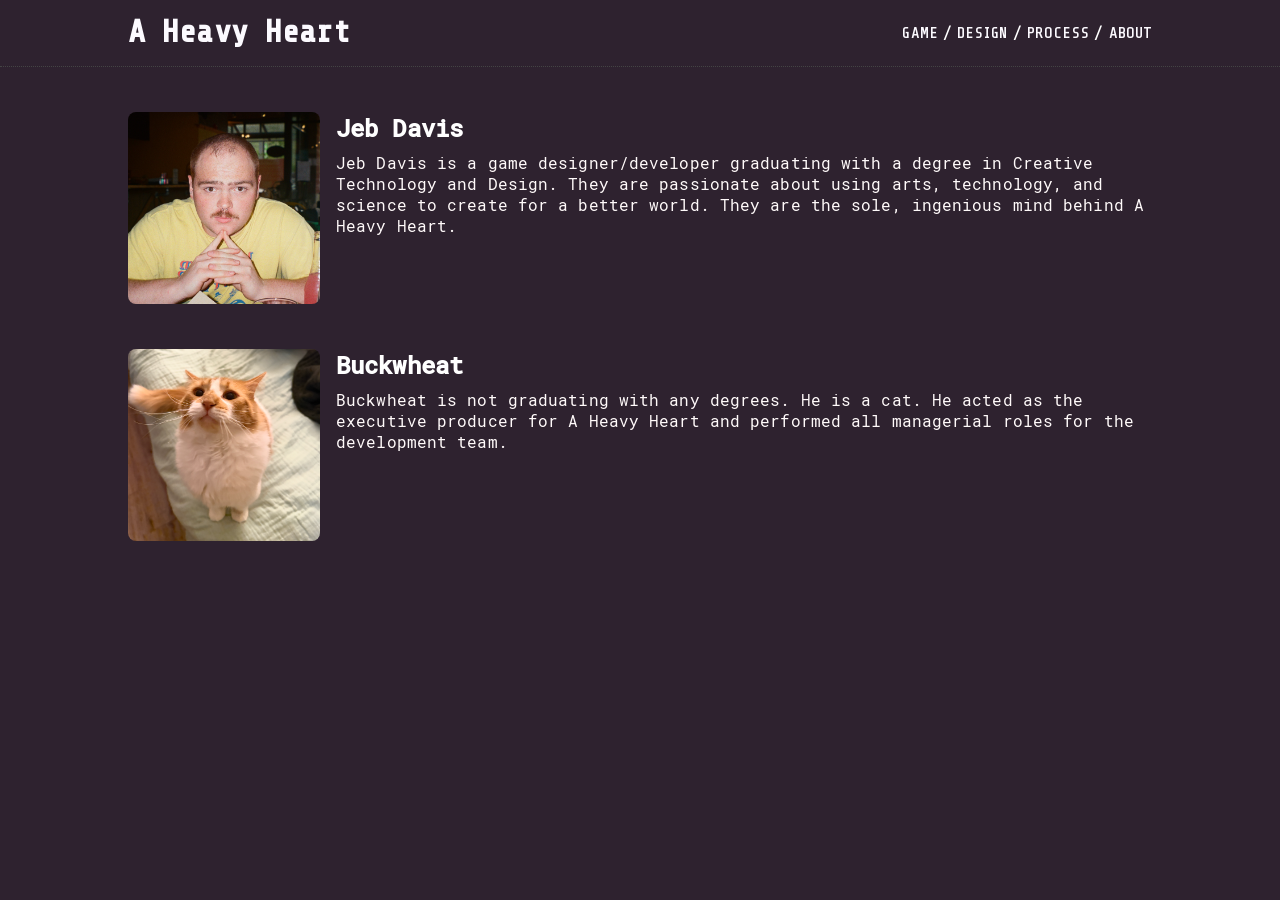
<file: about/index.html>
<!DOCTYPE html>
<html lang="en">
<head>
    <meta charset="UTF-8">
    <meta name="viewport" content="width=device-width, initial-scale=1.0">
    <title>A Heavy Heart</title>
    <link rel ="stylesheet" href = "/index.css">
</head>
<body>
            <div id="header" class="header">
                <div class="logodiv">
                    <h1 class = "logo">A Heavy Heart</h1>

                    <div class="filter">
                        <a href="../index.html">GAME</a>

                        <span class="footdogs">  / </span>
                        <a href="../design/">DESIGN</a>

                        <span class="footdogs">  / </span>
                        <a href="../process/">PROCESS</a>

                        <span class="footdogs">  / </span>
                        <a href="#">ABOUT</a>


                    </div>
                </div>
            </div>


        <div id="content">

            <div id="page">
                <div class = "about-container">
                    <img src = "../assets/about/jeb.png" alt = "Picture of Jeb" class = "about-image">
                    <div class = "about-text-container">
                        <h2 class = "about-name">Jeb Davis</h2>
                        <p class = "about-description">Jeb Davis is a game designer/developer graduating with a degree in Creative Technology and Design. They are passionate about using arts, technology, and science to create for a better world. They are the sole, ingenious mind behind A Heavy Heart. </p>
                    </div>
                </div>
                 <div class = "about-container">
                    <img src = "../assets/about/buckwheat.png" alt = "Picture of Buckwheat the cat" class = "about-image">
                    <div class = "about-text-container">
                        <h2 class = "about-name">Buckwheat</h2>
                        <p class = "about-description">Buckwheat is not graduating with any degrees. He is a cat. He acted as the executive producer for A Heavy Heart and performed all managerial roles for the development team.</p>
                    </div>
                </div>
            </div>

        </div>



</body>
</html>
</file>
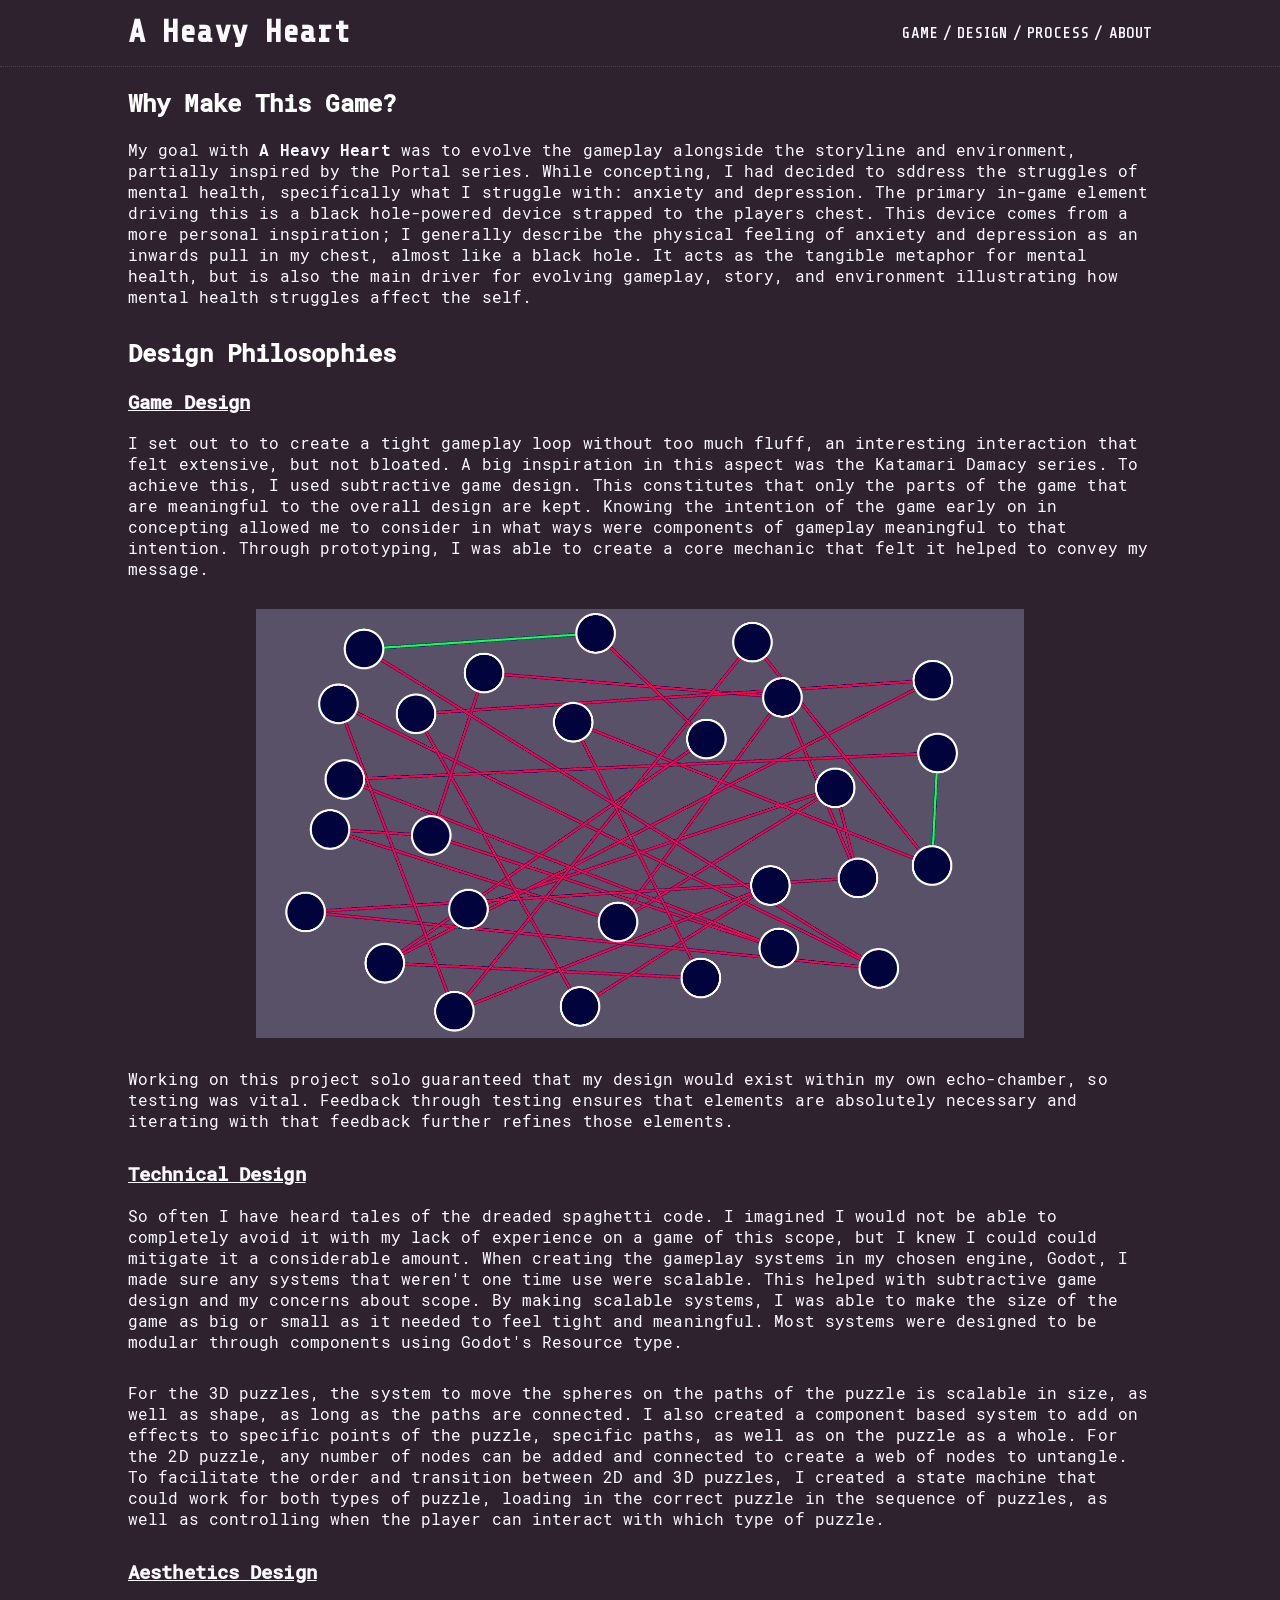
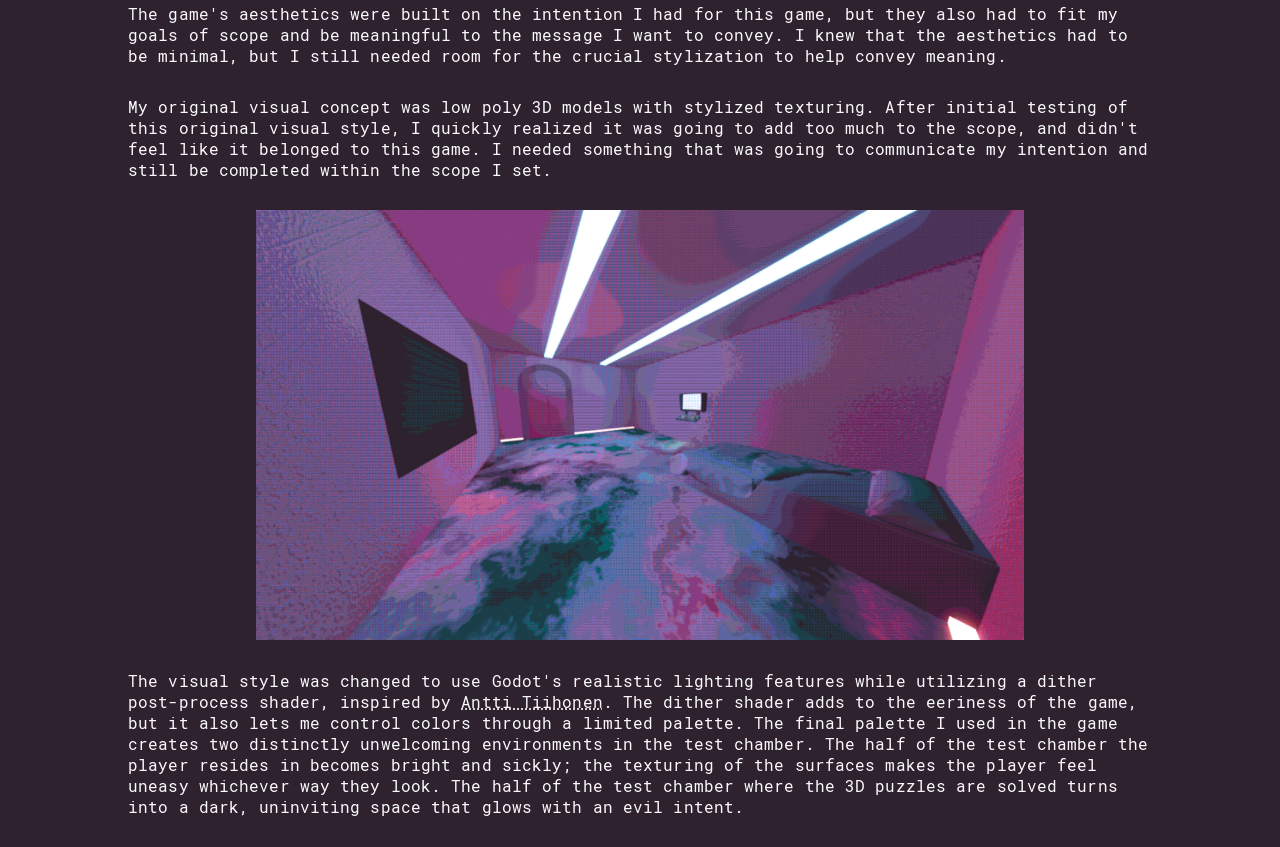
<file: design/index.html>
<!DOCTYPE html>
<html lang="en">
<head>
    <meta charset="UTF-8">
    <meta name="viewport" content="width=device-width, initial-scale=1.0">
    <title>A Heavy Heart</title>
    <link rel ="stylesheet" href = "/index.css">
    <style>
        img{
            max-width: 60vw;
            display: block;
            margin:auto; 
            padding-bottom: 20px;  
        }

    </style>
</head>
<body>
            <div id="header" class="header">
                <div class="logodiv">
                    <h1 class = "logo">A Heavy Heart</h1>

                    <div class="filter">
                        <a href="../index.html">GAME</a>

                        <span class="footdogs">  / </span>
                        <a href="#">DESIGN</a>

                        <span class="footdogs">  / </span>
                        <a href="../process/">PROCESS</a>

                        <span class="footdogs">  / </span>
                        <a href="../about/">ABOUT</a>


                    </div>
                </div>
            </div>


        <div id="content">

            <div id="page">

                <h2>
                    Why Make This Game?
                </h2>
                <p>
                    My goal with <b class = "bold_text">A Heavy Heart</b> was to evolve the gameplay alongside the storyline and environment, partially inspired by the Portal series.
                    While concepting, I had decided to sddress the struggles of mental health, specifically 
                    what I struggle with: anxiety and depression. The primary in-game element driving this is a black hole-powered device strapped to the players chest. This device comes from a more personal inspiration; I generally describe the physical feeling of anxiety 
                    and depression as an inwards pull in my chest, almost like a black hole. It acts as the tangible metaphor for mental health, but 
                    is also the main driver for evolving gameplay, story, and environment illustrating how mental health struggles affect the self.
                </p>

                <h2>Design Philosophies</h2>
                    <ul>
                        <li>
                            <h3>Game Design</h3>
                            <p>
                               I set out to to create a tight gameplay loop without too much fluff, an interesting interaction that felt extensive, but not bloated. A
                                big inspiration in this aspect was the Katamari Damacy series. To achieve this, I used subtractive game design. This constitutes that only the parts of the game that are meaningful to the overall design 
                                are kept. Knowing the intention of the game early on in concepting allowed me to consider in what ways were components of gameplay meaningful to 
                                that intention. Through prototyping, I was able to create a core mechanic that felt it helped to convey my message. 
                            </p>
                            <img src = "../assets/design/early-puzzle-2d.png" class = "individual-img">
                            <p>
                                Working on this project solo guaranteed that my design would exist within my own echo-chamber, so testing was vital. Feedback through testing ensures that
                                elements are absolutely necessary and iterating with that feedback further refines those elements.
                            </p>
                        </li>
                        <li>
                            <h3>Technical Design</h3>
                            <p>
                                So often I have heard tales of the dreaded spaghetti code. I imagined I would not be able to completely avoid it with my lack of experience
                                on a game of this scope, but I knew I could could mitigate it a considerable amount. When creating the gameplay systems in my chosen engine, Godot, I made sure any
                                systems that weren't one time use were scalable. This helped with subtractive game design and my concerns about scope. By making scalable systems, I was able to 
                                make the size of the game as big or small as it needed to feel tight and meaningful. Most systems were designed to be modular through components using Godot's Resource type.
                            </p>
                            <p>
                                For the 3D puzzles, the system to move the spheres on the paths of the puzzle is scalable in size, as well as shape, as long as the paths are connected. I also 
                                created a component based system to add on effects to specific points of the puzzle, specific paths, as well as on the puzzle as a whole. For the 2D puzzle, 
                                any number of nodes can be added and connected to create a web of nodes to untangle. To facilitate the order and transition between 2D and 3D puzzles, I created 
                                a state machine that could work for both types of puzzle, loading in the correct puzzle in the sequence of puzzles, as well as controlling when the player can interact
                                with which type of puzzle.
                            </p>
                        </li>
                        <li>
                            <h3>Aesthetics Design</h3>
                            <p>
                                The game's aesthetics were built on the intention I had for this game, but they also had to fit my goals of scope and be meaningful to the message
                                I want to convey. I knew that the aesthetics had to be minimal, but I still needed room for the crucial stylization to help convey meaning. 
                            </p>
                            <p>
                                My original visual concept was low poly 3D models with stylized texturing. After initial testing of this original visual style, I quickly
                                realized it was going to add too much to the scope, and didn't feel like it belonged to this game. I needed something that was going to communicate my intention 
                                and still be completed within the scope I set.
                            </p>
                            <img src = "../assets/design/chamber.png">
                            <p>
                                The visual style was changed to use Godot's realistic lighting features while utilizing a dither post-process shader, inspired by <u style = "text-decoration-style: dotted";><a href = "https://www.youtube.com/watch?v=cfipwefB0Ac">Antti Tiihonen</a></u>.
                                The dither shader adds to the eeriness of the game, but it also lets me control colors through a limited palette. The final palette I used in the game creates two distinctly unwelcoming environments in the test chamber.
                                The half of the test chamber the player resides in becomes bright and sickly; the texturing of the surfaces makes the player feel uneasy whichever way they look. The half of the test chamber where the 3D puzzles are solved
                                turns into a dark, uninviting space that glows with an evil intent.
                            </p>
                        </li>
                    </ul>
            </div>

        </div>



</body>
</html>
</file>
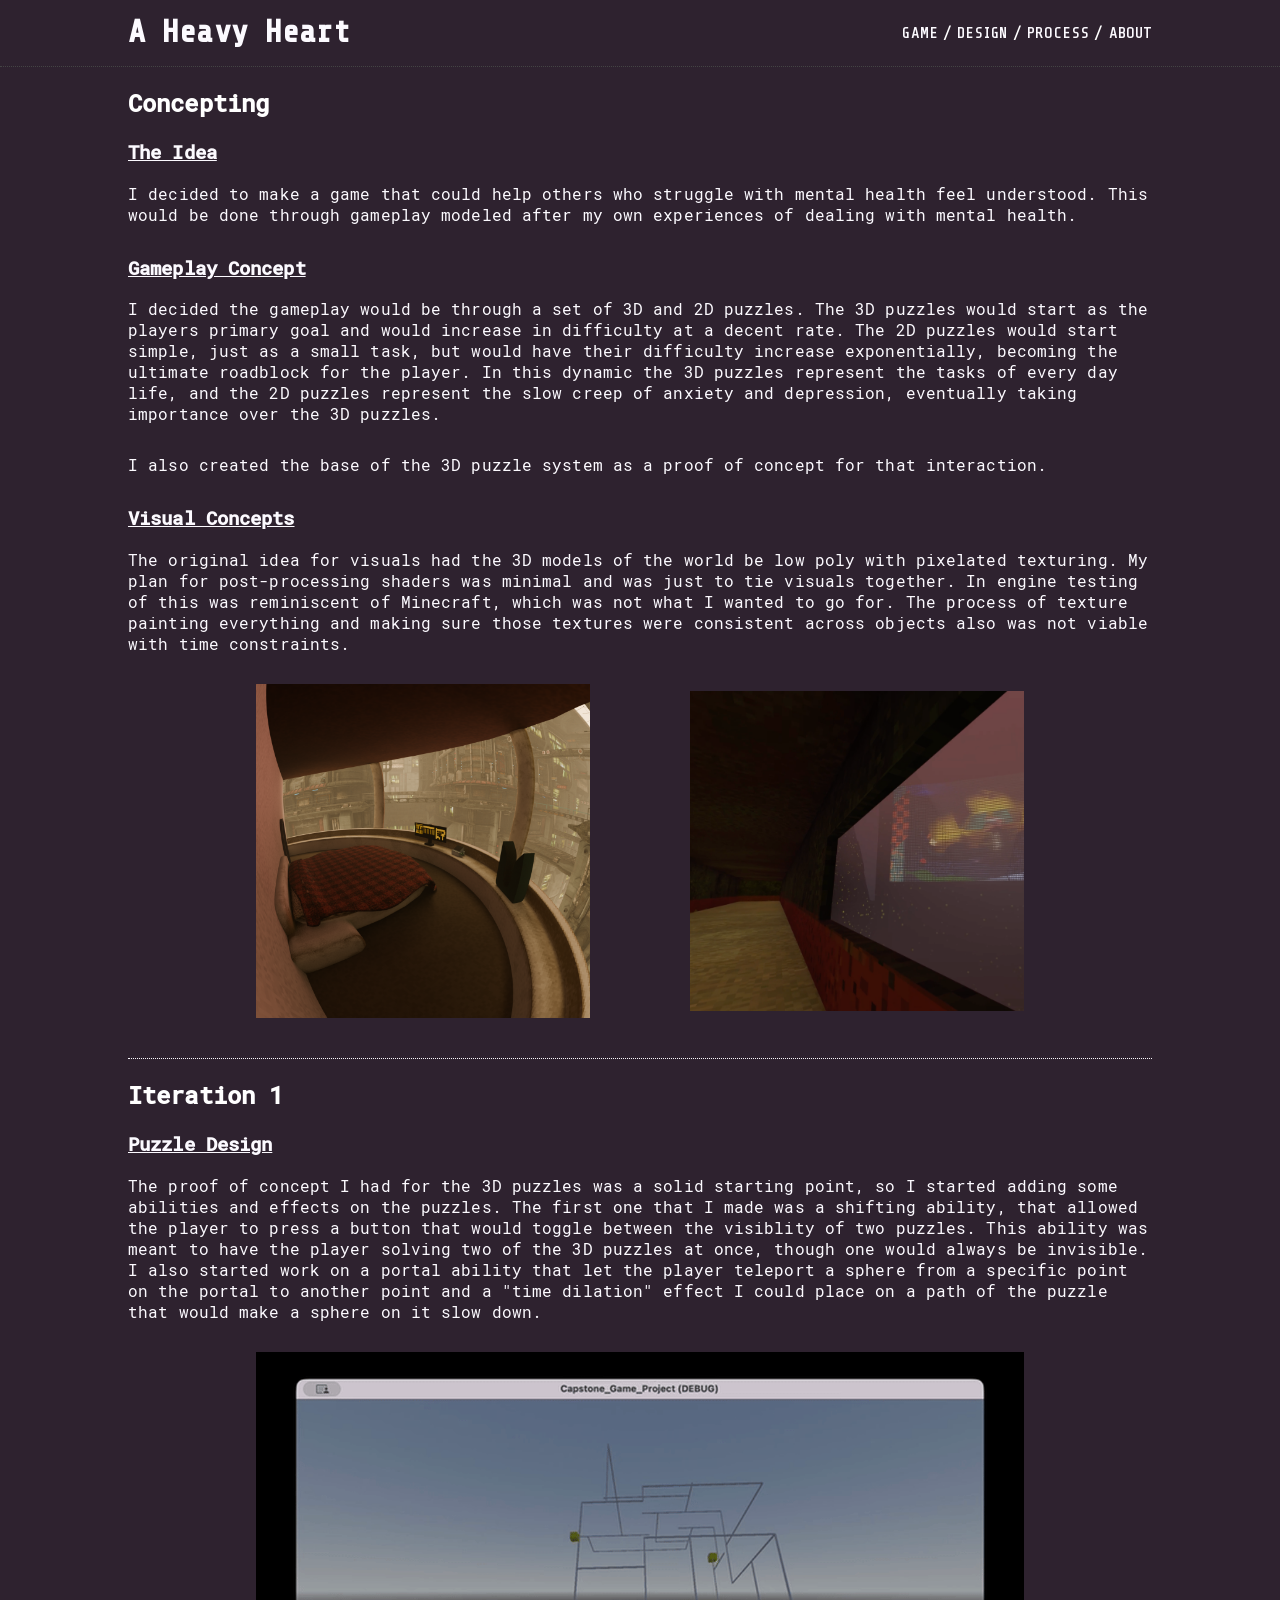
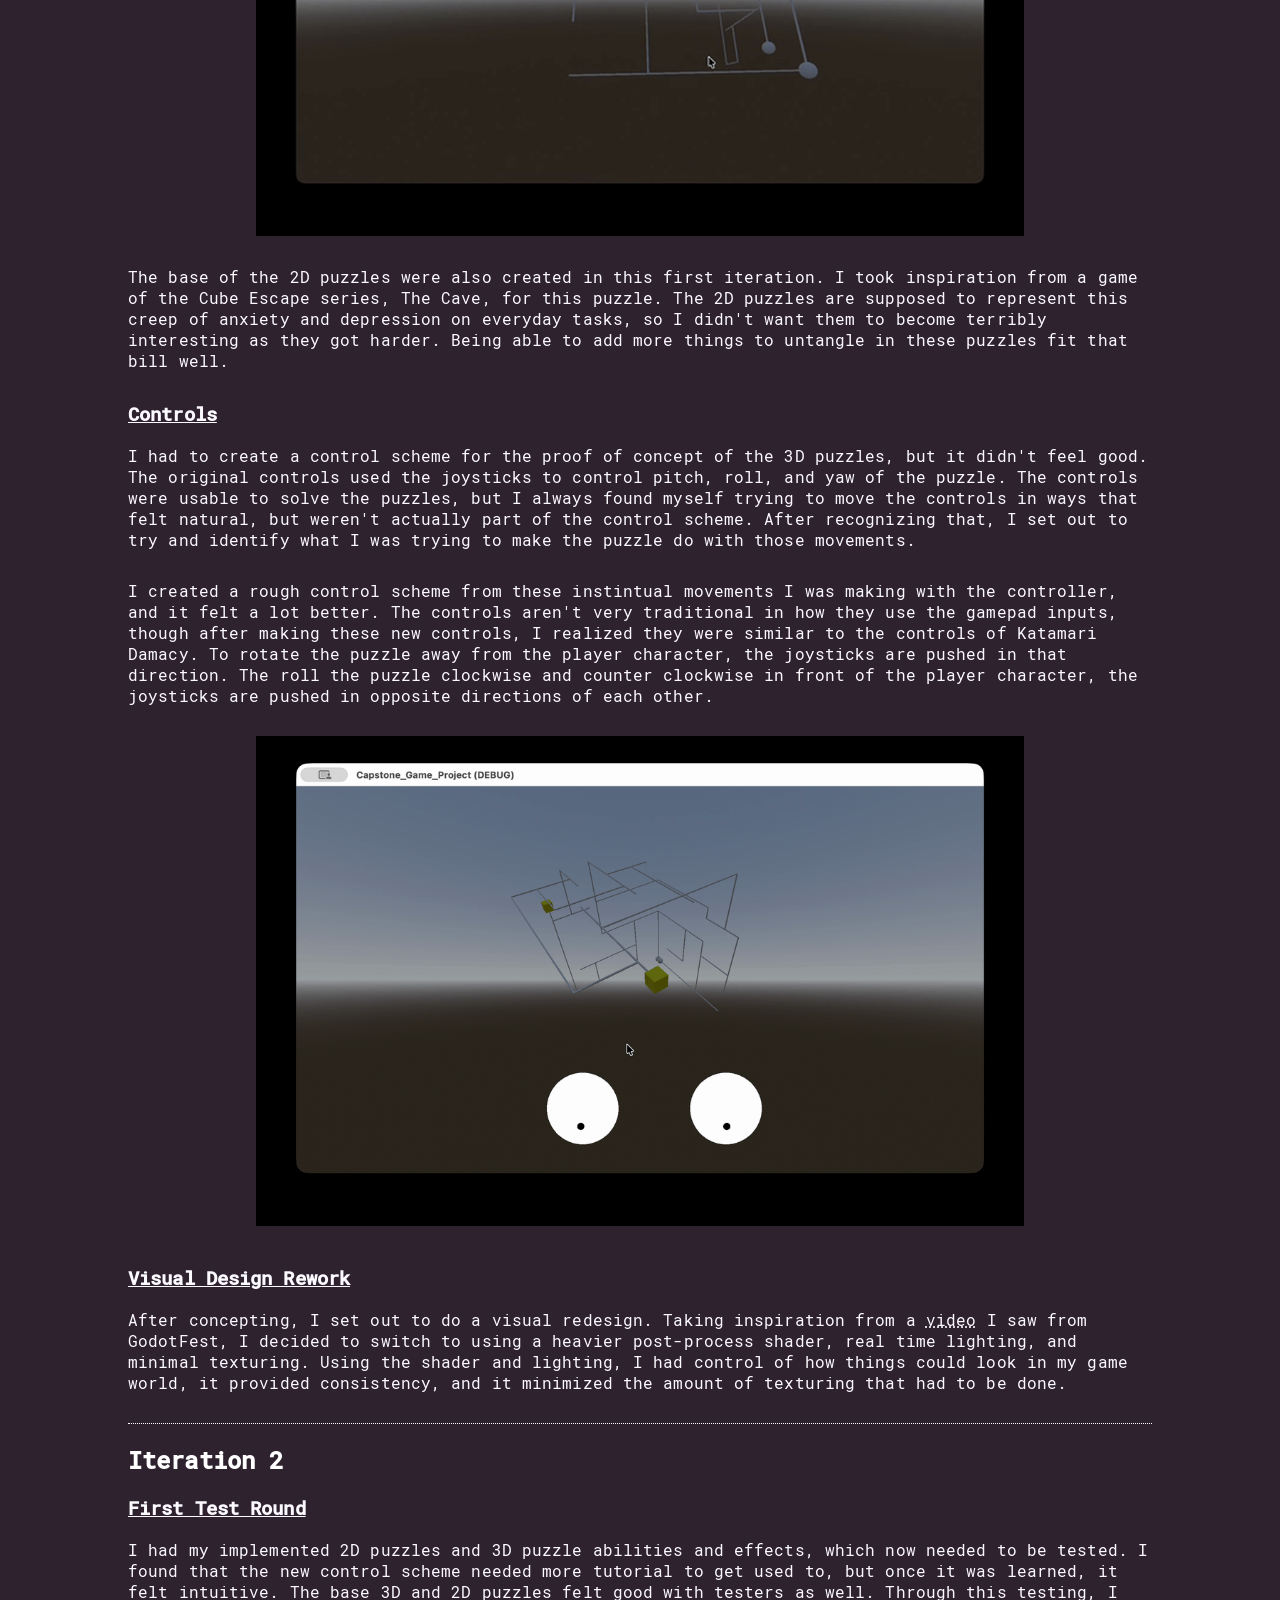
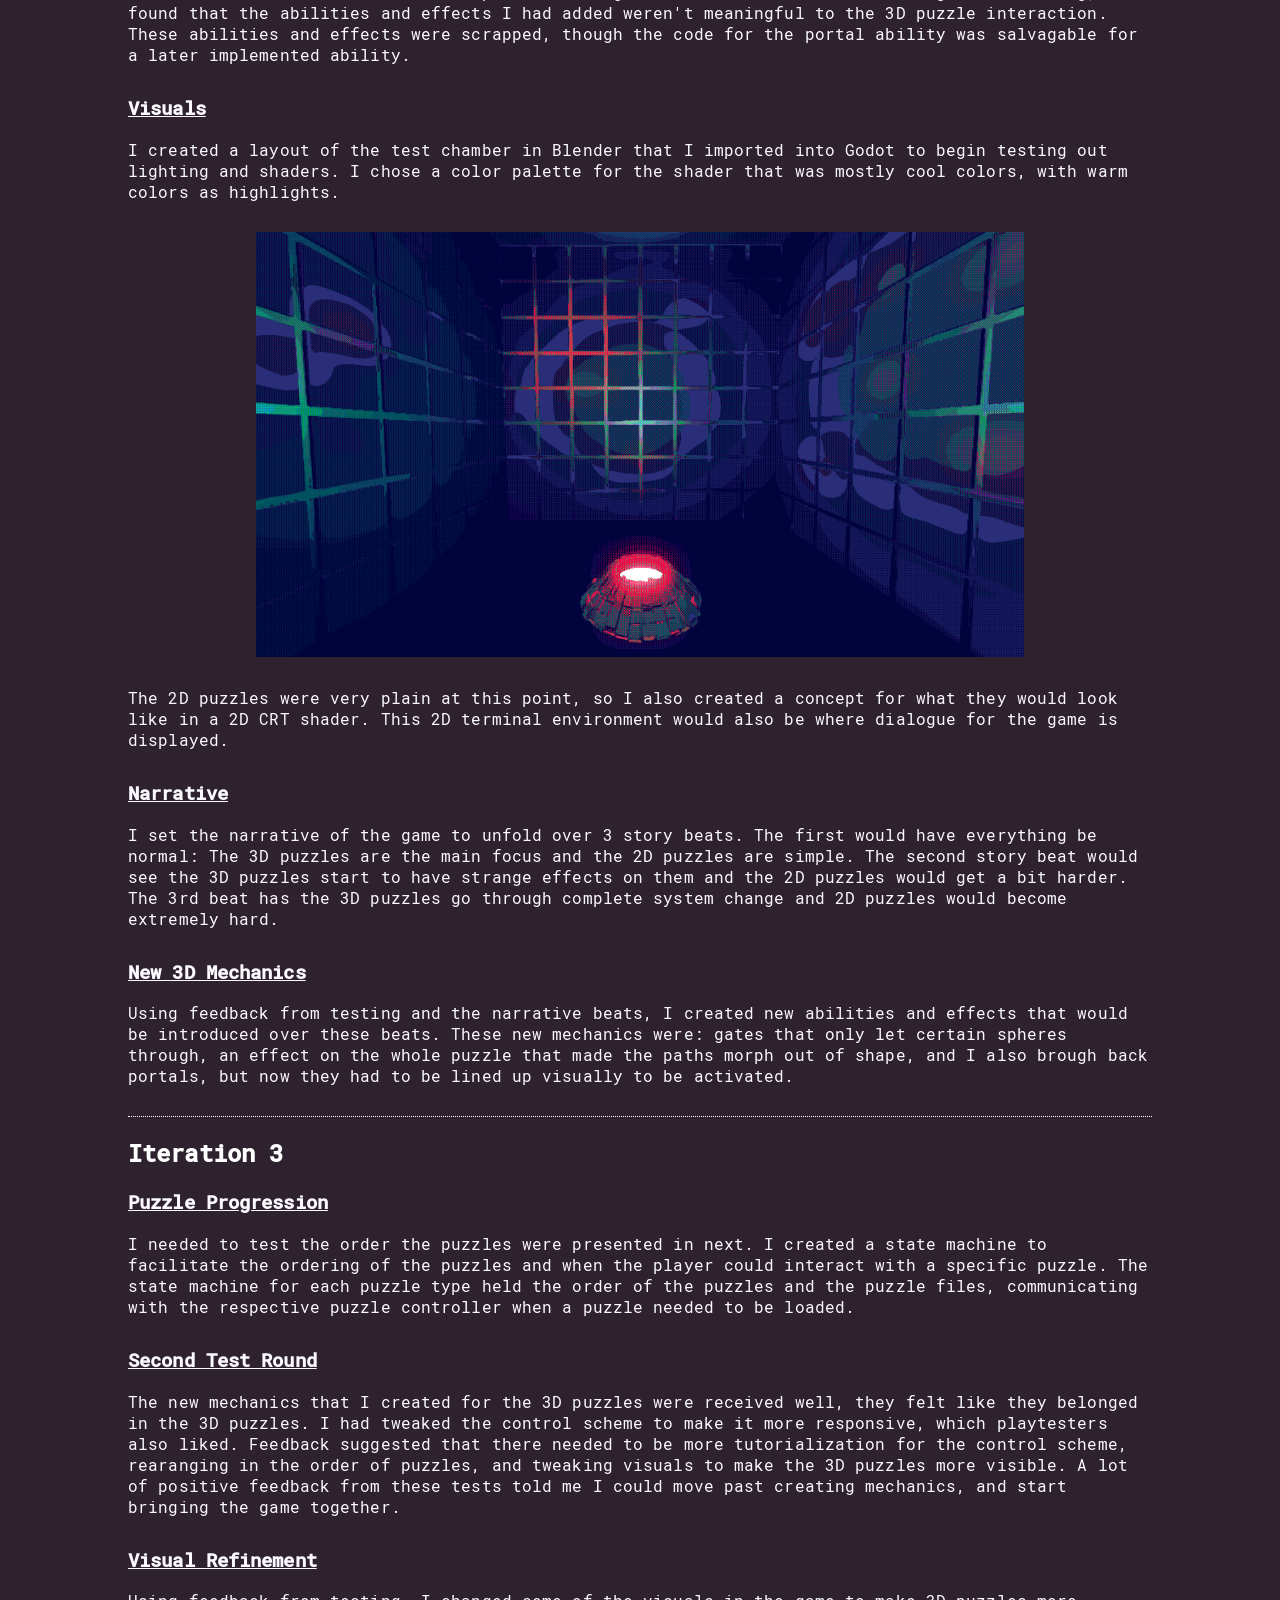
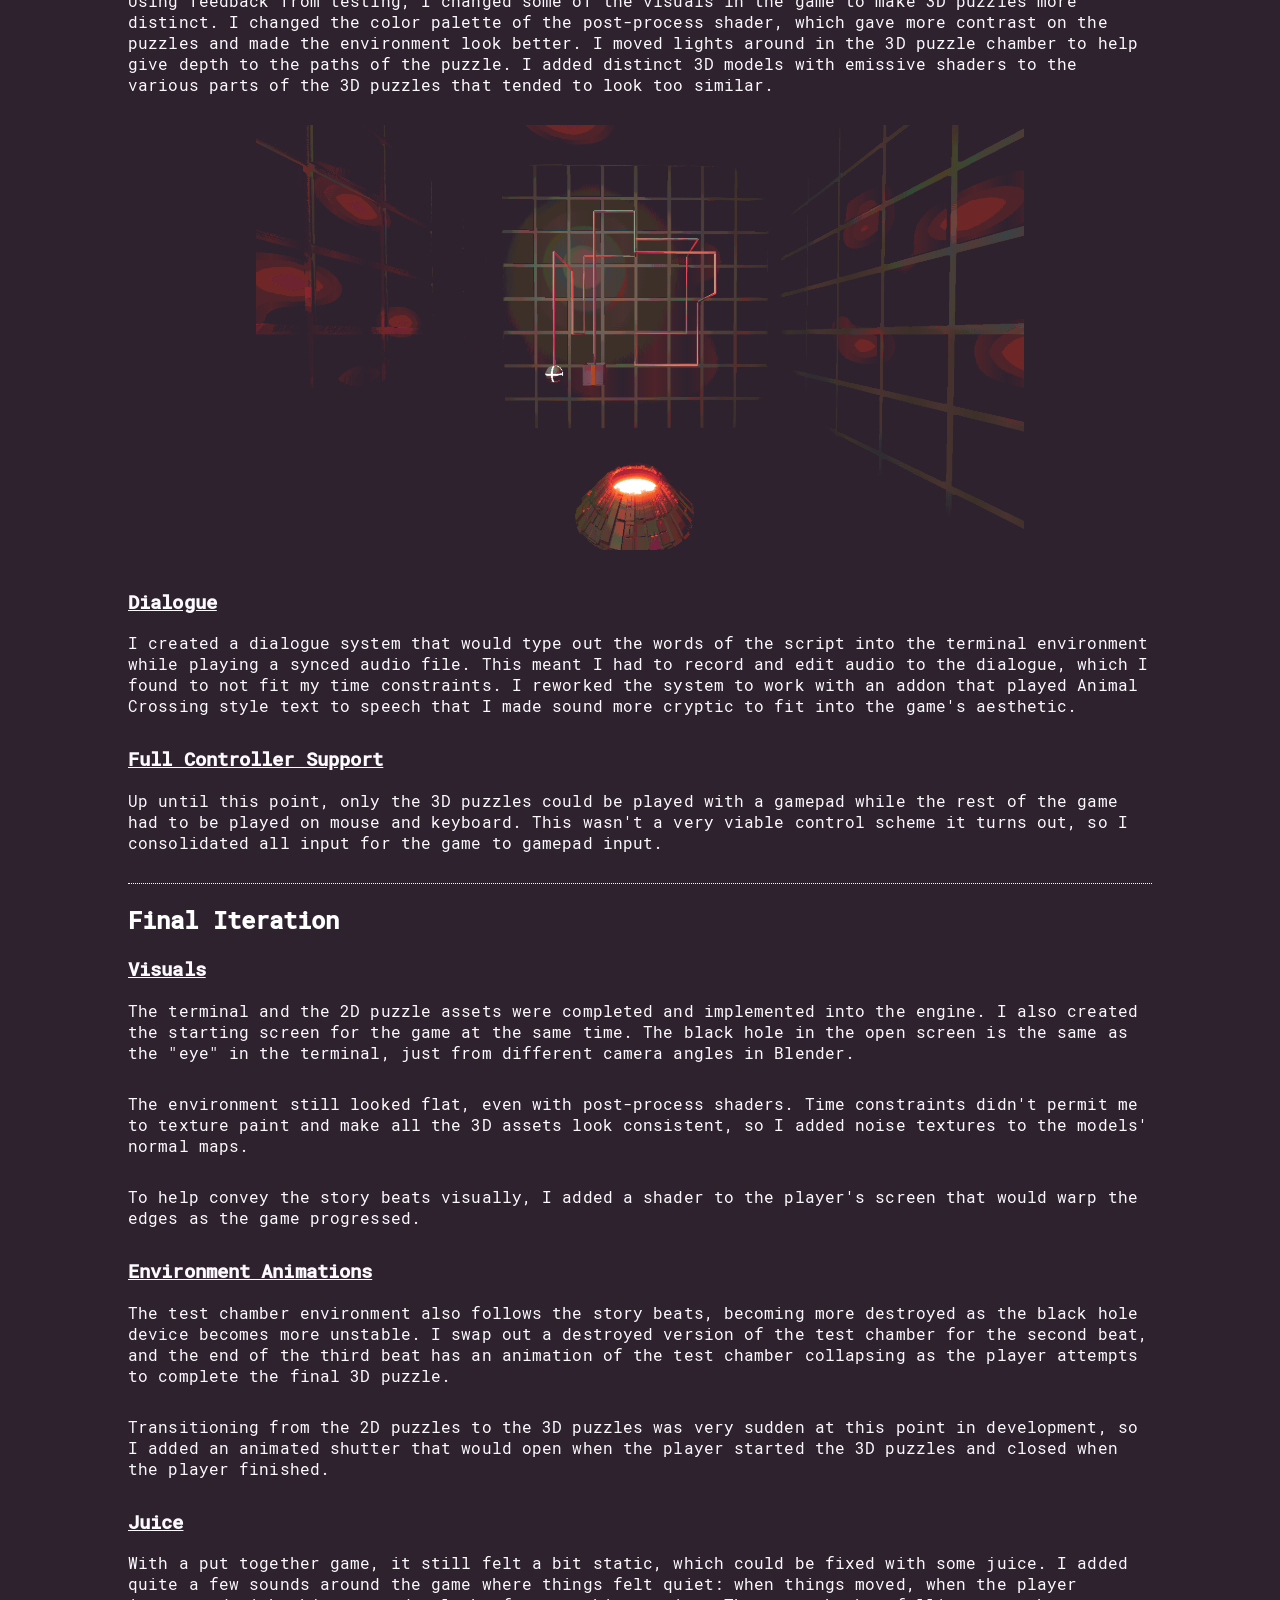
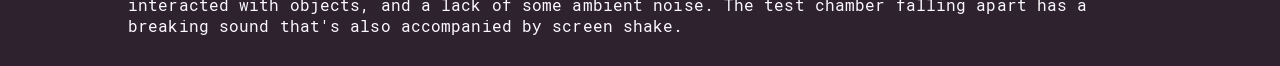
<file: process/index.html>
<!DOCTYPE html>
<html lang="en">
<head>
    <meta charset="UTF-8">
    <meta name="viewport" content="width=device-width, initial-scale=1.0">
    <title>A Heavy Heart</title>
    <link rel ="stylesheet" href = "/index.css">
    <style>
        .iteration{
            padding-top: 20px;
            border-top: dotted 1px #fcfaff;
        }
    



    </style>
</head>
<body>
            <div id="header" class="header">
                <div class="logodiv">
                    <h1 class = "logo">A Heavy Heart</h1>

                    <div class="filter">
                        <a href="../index.html">GAME</a>

                        <span class="footdogs">  / </span>
                        <a href="../design/">DESIGN</a>

                        <span class="footdogs">  / </span>
                        <a href="#">PROCESS</a>

                        <span class="footdogs">  / </span>
                        <a href="../about/">ABOUT</a>


                    </div>
                </div>
            </div>


        <div id="content">

            <div id="page">
                <ul>
                    <li>
                        <h2>Concepting</h2>
                        <h3>The Idea</h3>
                        <p>I decided to make a game that could help others who struggle with mental health feel understood. This would be done through gameplay modeled after my own experiences of dealing with mental health.</p>
                        <h3>Gameplay Concept</h3>
                        <p>I decided the gameplay would be through a set of 3D and 2D puzzles. The 3D puzzles would start as the players primary goal and would increase in difficulty at a decent rate. The 2D puzzles would start simple, just as a small task, but would have their difficulty increase exponentially, becoming the ultimate roadblock for the player. In this dynamic the 3D puzzles represent the tasks of every day life, and the 2D puzzles represent the slow creep of anxiety and depression, eventually taking importance over the 3D puzzles.</p>
                        <p>I also created the base of the 3D puzzle system as a proof of concept for that interaction.</p>
                        <h3>Visual Concepts</h3>
                        <p>The original idea for visuals had the 3D models of the world be low poly with pixelated texturing. My plan for post-processing shaders was minimal and was just to tie visuals together. In engine testing of this was reminiscent of Minecraft, which was not what I wanted to go for. The process of texture painting everything and making sure those textures were consistent across objects also was not viable with time constraints.</p>
                        <div class = "image-container">
                            <img src = "../assets/process/test-render.png">
                            <img src = "../assets/process/engine-vis-test.png">
                        </div>
                    </li>
                    <li>
                        <h2 class = "iteration">Iteration 1</h2>
                        <h3>Puzzle Design</h3>
                        <p>The proof of concept I had for the 3D puzzles was a solid starting point, so I started adding some abilities and effects on the puzzles. The first one that I made was a shifting ability, that allowed the player to press a button that would toggle between the visiblity of two puzzles. This ability was meant to have the player solving two of the 3D puzzles at once, though one would always be invisible. I also started work on a portal ability that let the player teleport a sphere from a specific point on the portal to another point and a "time dilation" effect I could place on a path of the puzzle that would make a sphere on it slow down.</p>
                        <img src = "../assets/process/earlypuzzles.gif" class = "individual-img">
                        <p>The base of the 2D puzzles were also created in this first iteration. I took inspiration from a game of the Cube Escape series, The Cave, for this puzzle. The 2D puzzles are supposed to represent this creep of anxiety and depression on everyday tasks, so I didn't want them to become terribly interesting as they got harder. Being able to add more things to untangle in these puzzles fit that bill well.</p>
                        <h3>Controls</h3>
                        <p>I had to create a control scheme for the proof of concept of the 3D puzzles, but it didn't feel good. The original controls used the joysticks to control pitch, roll, and yaw of the puzzle. The controls were usable to solve the puzzles, but I always found myself trying to move the controls in ways that felt natural, but weren't actually part of the control scheme. After recognizing that, I set out to try and identify what I was trying to make the puzzle do with those movements.</p>
                        <p>I created a rough control scheme from these instintual movements I was making with the controller, and it felt a lot better. The controls aren't very traditional in how they use the gamepad inputs, though after making these new controls, I realized they were similar to the controls of Katamari Damacy. To rotate the puzzle away from the player character, the joysticks are pushed in that direction. The roll the puzzle clockwise and counter clockwise in front of the player character, the joysticks are pushed in opposite directions of each other.</p>
                         <img src = "../assets/process/controls.gif" class = "individual-img">
                        <h3>Visual Design Rework</h3>
                        <p>After concepting, I set out to do a visual redesign. Taking inspiration from a <u style = "text-decoration-style: dotted";><a href = "https://www.youtube.com/watch?v=cfipwefB0Ac">video</a></u> I saw from GodotFest, I decided to switch to using a heavier post-process shader, real time lighting, and minimal texturing. Using the shader and lighting, I had control of how things could look in my game world, it provided consistency, and it minimized the amount of texturing that had to be done.</p>
                    </li>
                    <li>
                        <h2 class = "iteration">Iteration 2</h2>
                        <h3>First Test Round</h3>
                        <p>I had my implemented 2D puzzles and 3D puzzle abilities and effects, which now needed to be tested. I found that the new control scheme needed more tutorial to get used to, but once it was learned, it felt intuitive. The base 3D and 2D puzzles felt good with testers as well. Through this testing, I found that the abilities and effects I had added weren't meaningful to the 3D puzzle interaction. These abilities and effects were scrapped, though the code for the portal ability was salvagable for a later implemented ability.</p>
                        <h3>Visuals</h3>
                        <p>I created a layout of the test chamber in Blender that I imported into Godot to begin testing out lighting and shaders. I chose a color palette for the shader that was mostly cool colors, with warm colors as highlights.</p>
                         <img src = "../assets/process/early-puzzle-chamber.png" class = "individual-img">
                        <p>The 2D puzzles were very plain at this point, so I also created a concept for what they would look like in a 2D CRT shader. This 2D terminal environment would also be where dialogue for the game is displayed.</p>
                        <h3>Narrative</h3>
                        <p>I set the narrative of the game to unfold over 3 story beats. The first would have everything be normal: The 3D puzzles are the main focus and the 2D puzzles are simple. The second story beat would see the 3D puzzles start to have strange effects on them and the 2D puzzles would get a bit harder. The 3rd beat has the 3D puzzles go through complete system change and 2D puzzles would become extremely hard.</p>
                        <h3>New 3D Mechanics</h3>
                        <p>Using feedback from testing and the narrative beats, I created new abilities and effects that would be introduced over these beats. These new mechanics were: gates that only let certain spheres through, an effect on the whole puzzle that made the paths morph out of shape, and I also brough back portals, but now they had to be lined up visually to be activated.</p>
                    </li>
                    <li>
                        <h2 class = "iteration">Iteration 3</h2>
                        <h3>Puzzle Progression</h3>
                        <p>I needed to test the order the puzzles were presented in next. I created a state machine to facilitate the ordering of the puzzles and when the player could interact with a specific puzzle. The state machine for each puzzle type held the order of the puzzles and the puzzle files, communicating with the respective puzzle controller when a puzzle needed to be loaded.</p>
                        <h3>Second Test Round</h3>
                        <p>The new mechanics that I created for the 3D puzzles were received well, they felt like they belonged in the 3D puzzles. I had tweaked the control scheme to make it more responsive, which playtesters also liked. Feedback suggested that there needed to be more tutorialization for the control scheme, rearanging in the order of puzzles, and tweaking visuals to make the 3D puzzles more visible. A lot of positive feedback from these tests told me I could move past creating mechanics, and start bringing the game together.</p>
                        <h3>Visual Refinement</h3>
                        <p>Using feedback from testing, I changed some of the visuals in the game to make 3D puzzles more distinct. I changed the color palette of the post-process shader, which gave more contrast on the puzzles and made the environment look better. I moved lights around in the 3D puzzle chamber to help give depth to the paths of the puzzle. I added distinct 3D models with emissive shaders to the various parts of the 3D puzzles that tended to look too similar.</p>
                        <img src = "../assets/process/mid-chamber.png" class = "individual-img">
                        <h3>Dialogue</h3>
                        <p>I created a dialogue system that would type out the words of the script into the terminal environment while playing a synced audio file. This meant I had to record and edit audio to the dialogue, which I found to not fit my time constraints. I reworked the system to work with an addon that played Animal Crossing style text to speech that I made sound more cryptic to fit into the game's aesthetic.</p>
                        <h3>Full Controller Support</h3>
                        <p>Up until this point, only the 3D puzzles could be played with a gamepad while the rest of the game had to be played on mouse and keyboard. This wasn't a very viable control scheme it turns out, so I consolidated all input for the game to gamepad input.</p>
                    </li>
                    <li>
                        <h2 class = "iteration">Final Iteration</h2>
                        <h3>Visuals</h3>
                        <p>The terminal and the 2D puzzle assets were completed and implemented into the engine. I also created the starting screen for the game at the same time. The black hole in the open screen is the same as the "eye" in the terminal, just from different camera angles in Blender.</p>
                        <p>The environment still looked flat, even with post-process shaders. Time constraints didn't permit me to texture paint and make all the 3D assets look consistent, so I added noise textures to the models' normal maps.</p>
                        <p>To help convey the story beats visually, I added a shader to the player's screen that would warp the edges as the game progressed.</p>
                        <h3>Environment Animations</h3>
                        <p>The test chamber environment also follows the story beats, becoming more destroyed as the black hole device becomes more unstable. I swap out a destroyed version of the test chamber for the second beat, and the end of the third beat has an animation of the test chamber collapsing as the player attempts to complete the final 3D puzzle.</p>
                        <p>Transitioning from the 2D puzzles to the 3D puzzles was very sudden at this point in development, so I added an animated shutter that would open when the player started the 3D puzzles and closed when the player finished.</p>
                        <h3>Juice</h3>
                        <p>With a put together game, it still felt a bit static, which could be fixed with some juice. I added quite a few sounds around the game where things felt quiet: when things moved, when the player interacted with objects, and a lack of some ambient noise. The test chamber falling apart has a breaking sound that's also accompanied by screen shake.</p>
                    </li>
                </ul>
                
            </div>

        </div>



</body>
</html>
</file>
<file: index.css>
@font-face {
    font-family: "ShareTechMono";
    src:local("ShareTechMono-Regular-ttf"),
    url("fonts/ShareTechMono-Regular.ttf");
}

@font-face{
    font-family: "PTMono";
    src:local("pt-mono.regular"),
    url("fonts/pt-mono.regular.ttf");
}

@font-face{
    font-family: "PTMonoBold";
    src:local("pt-mono.bold"),
    url("fonts/pt-mono.bold.ttf"); 
}

@font-face {
    font-family: "Terminal-F4";
    src: url("fonts/Terminal-F4.ttf");
}

@font-face {
    font-family: "RobotoMono-Regular";
    src: url("fonts/RobotoMono-Regular.ttf");
}

@font-face{
    font-family: "RobotoMono-Bold";
    src: url("fonts/RobotoMono-Bold.ttf");
}

@font-face{
    font-family: "RobotoMono-Thin";
    src: url("fonts/RobotoMono-Thin.ttf");
}

@font-face{
    font-family: "RobotoMono-Medium";
    src: url("fonts/RobotoMono-Medium.ttf");
}

body            {letter-spacing: 0.1px; 
                padding: 0;
                margin: 0;
                font-family: "PTMono"; 
                font-weight: 400;
                font-size: 16px; 
                color: #fcfaff ; 
                background: #2e222f;}

html            {-webkit-font-smoothing: antialiased;
                -moz-osx-font-smoothing: grayscale;}

pre             {padding: 0; 
                margin: 0 0 50px 0;}

ul              {padding: 0;}
span            {padding: 0; 
                margin: 0 10px 0 0;}

li              {margin: 15px 0; 
                padding: 0; 
                list-style: none;}

a               {text-decoration: none; 
                color: #fcfaff ;}

a:hover         {color: #fff; 
                text-decoration: underline;}

p               {padding: 0; 
                margin: 10px 0 30px 0;}

/* Fixed: was display:flex which does nothing on img and caused Safari issues */
img             {
                display: block;
                max-width: 100%;
                height: auto;
                min-width: 0;}

#page           {max-width: 80%; 
                margin: auto;
                padding: 0 20px;
                min-width: 0;}
                
#content        {max-width: 100%;
                margin: auto;
                font-family: "RobotoMono-Regular";
                min-width: 0;}

.header         {height: 66px; 
                width: 100%; 
                border-bottom: dotted 1px #444;
                align-items: center;}

.logodiv        {max-width: 80%; 
                margin: auto; 
                font-family: "Terminal-F4";
                display: flex;
                justify-content: space-between;
                align-items: center;
                height: 100%;}

.logo           {text-align: left;}

.footdogs       {margin: 0 5px;  
                color: #fff;}

.tag            {color: #fffafa;}

.filter         {display: flex; 
                align-items: center;
                text-align: right;}

.bold_text      {font-family: "RobotoMono-Bold";}

h3  {
    font-family: "RobotoMono-Medium";
    color: #fcfaff;
    text-decoration: underline;
}

h2  {
    font-family: "RobotoMono-Medium";
    color: #fff;
}

ul.gallery {
    --numcolumns: 2;
    --gap: 1em;
    display: grid;
    grid-template-columns: repeat(var(--numcolumns), minmax(0, 1fr)); /* Fixed: minmax(0,1fr) prevents Safari overflow */
    gap: var(--gap);
}

ul.gallery > li {
    display: block;
    margin: auto;
    min-width: 0;  
}

.about-container {
    display: flex;
    flex-direction: row; 
    align-items: flex-start;
    gap: 16px;
    margin-top: 5vh;
    min-width: 0; /* Fixed */
}

.about-image {
    width: 15vw;
    height: 15vw;
    object-fit: cover;
    border-radius: 8px;
    flex-shrink: 0;
}

.about-text-container {
    display: flex;
    flex-direction: column;
    min-width: 0; 
}

.about-name {
    margin: 0 0 8px 0;
    font-size: 1.5rem;
}

.about-description {
    margin: 0;
    color: #fffafa;
}

#video-container {
    margin: 0 auto; 
    padding: 20px;
    max-width: 100%; 
}
 
#video-container video {
    width: 100%; 
    height: auto; 
    display: block;
    max-width: 100%; 
}

#heroimage {
    padding-top: 50px;
    padding-bottom: 20px;
}

#loreblurb {
    text-align: center;
    padding: 50px;
}

.image-container {
    display: flex;
    flex-direction: row;
    width: 60vw;
    max-width: 100%; 
    margin: auto;  
    gap: 100px;
    min-width: 0;
}

.image-container > img {
    display: block;
    margin: auto;   
    padding-bottom: 20px;
    width: 100%;
    max-width: 100%; 
    height: auto;   
    min-width: 0;   
}

.individual-img {
    max-width: 60vw;
    width: 100%;    
    height: auto;   
    margin: auto; 
    padding-bottom: 20px;
    display: block; 
}

@media only screen and (max-width: 900px)
{
    ul.gallery {
        --numcolumns: 1;
    }

    img {
        width: 100%;
    }

    body {
        font-size: 19px;
    }

    .logodiv {
        flex-direction: column;
    }

    .header {
        height: 150px; 
        width: 100%; 
        border-bottom: dotted 1px #444;
        align-items: center;
    }

    .image-container {
        width: 100%; 
        gap: 20px;    
    }

    .about-image {
        width: 30vw; 
        height: 30vw;
    }
}
</file>
